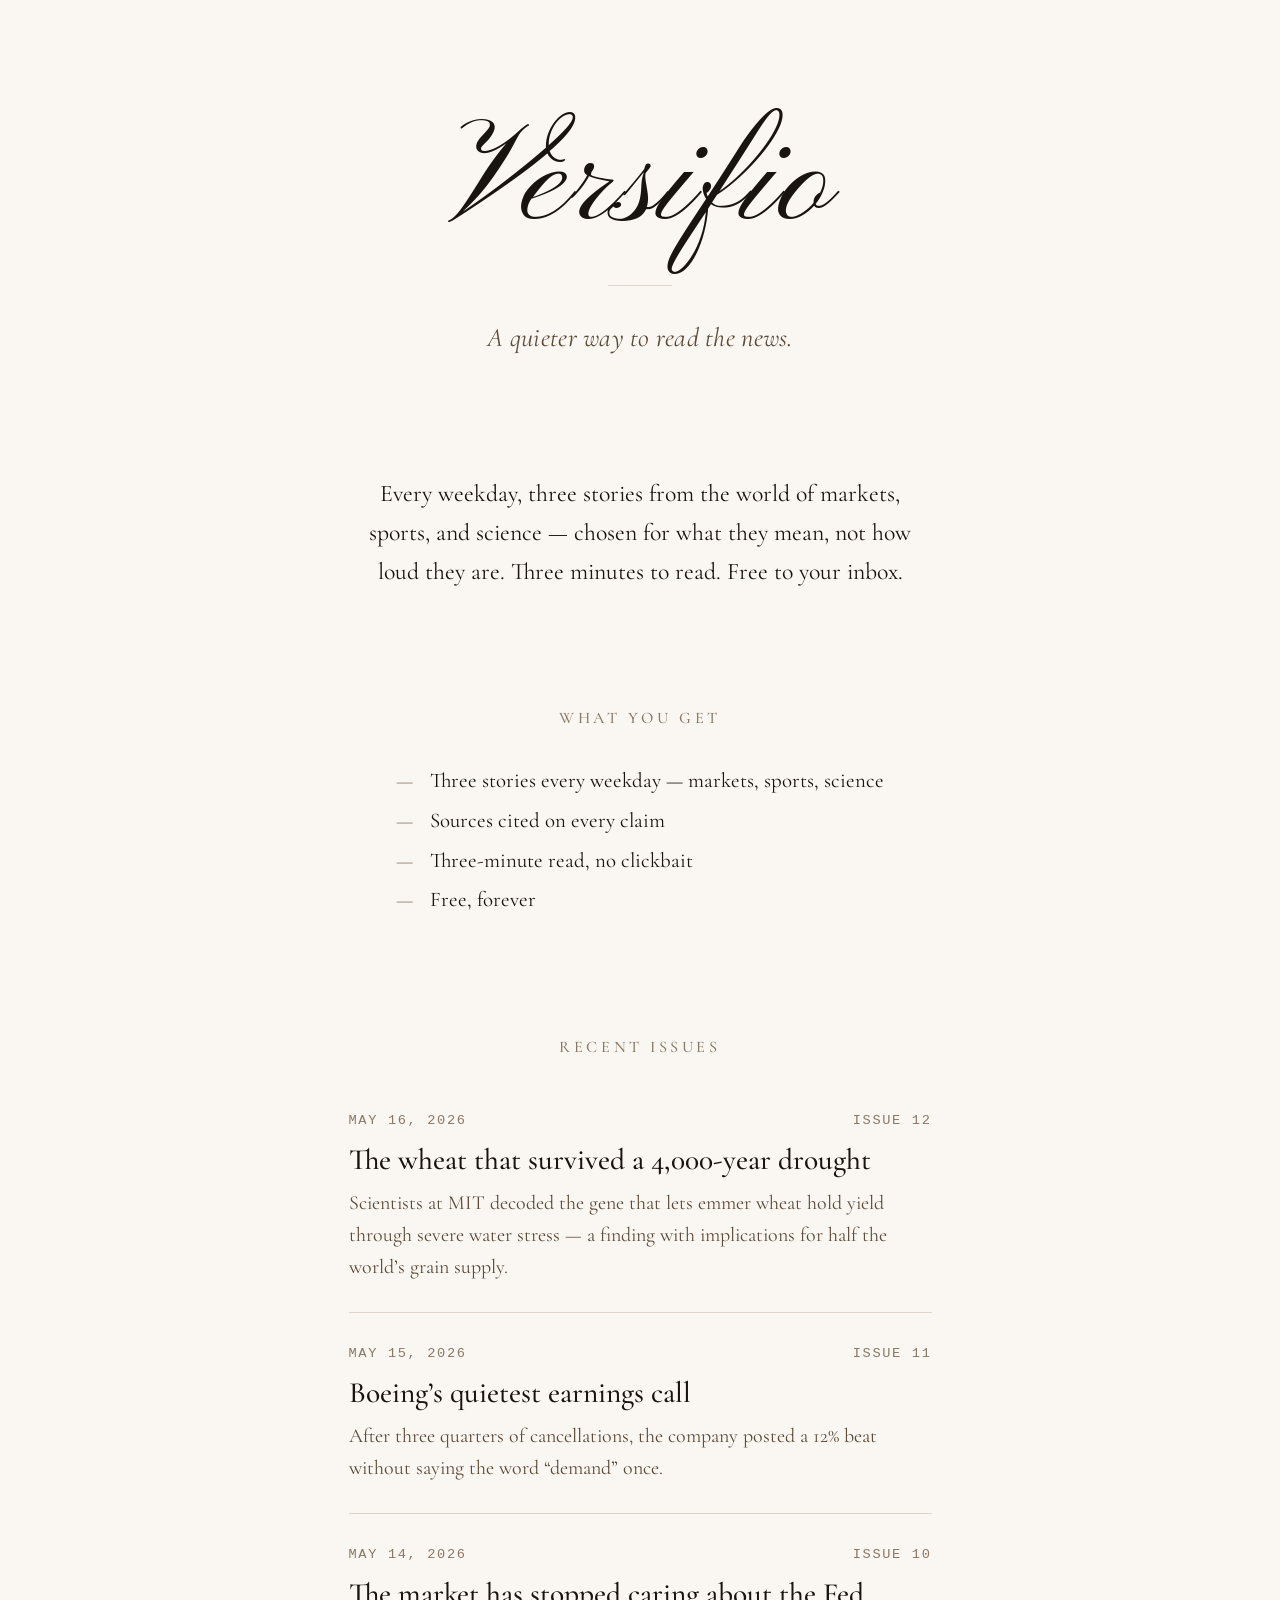
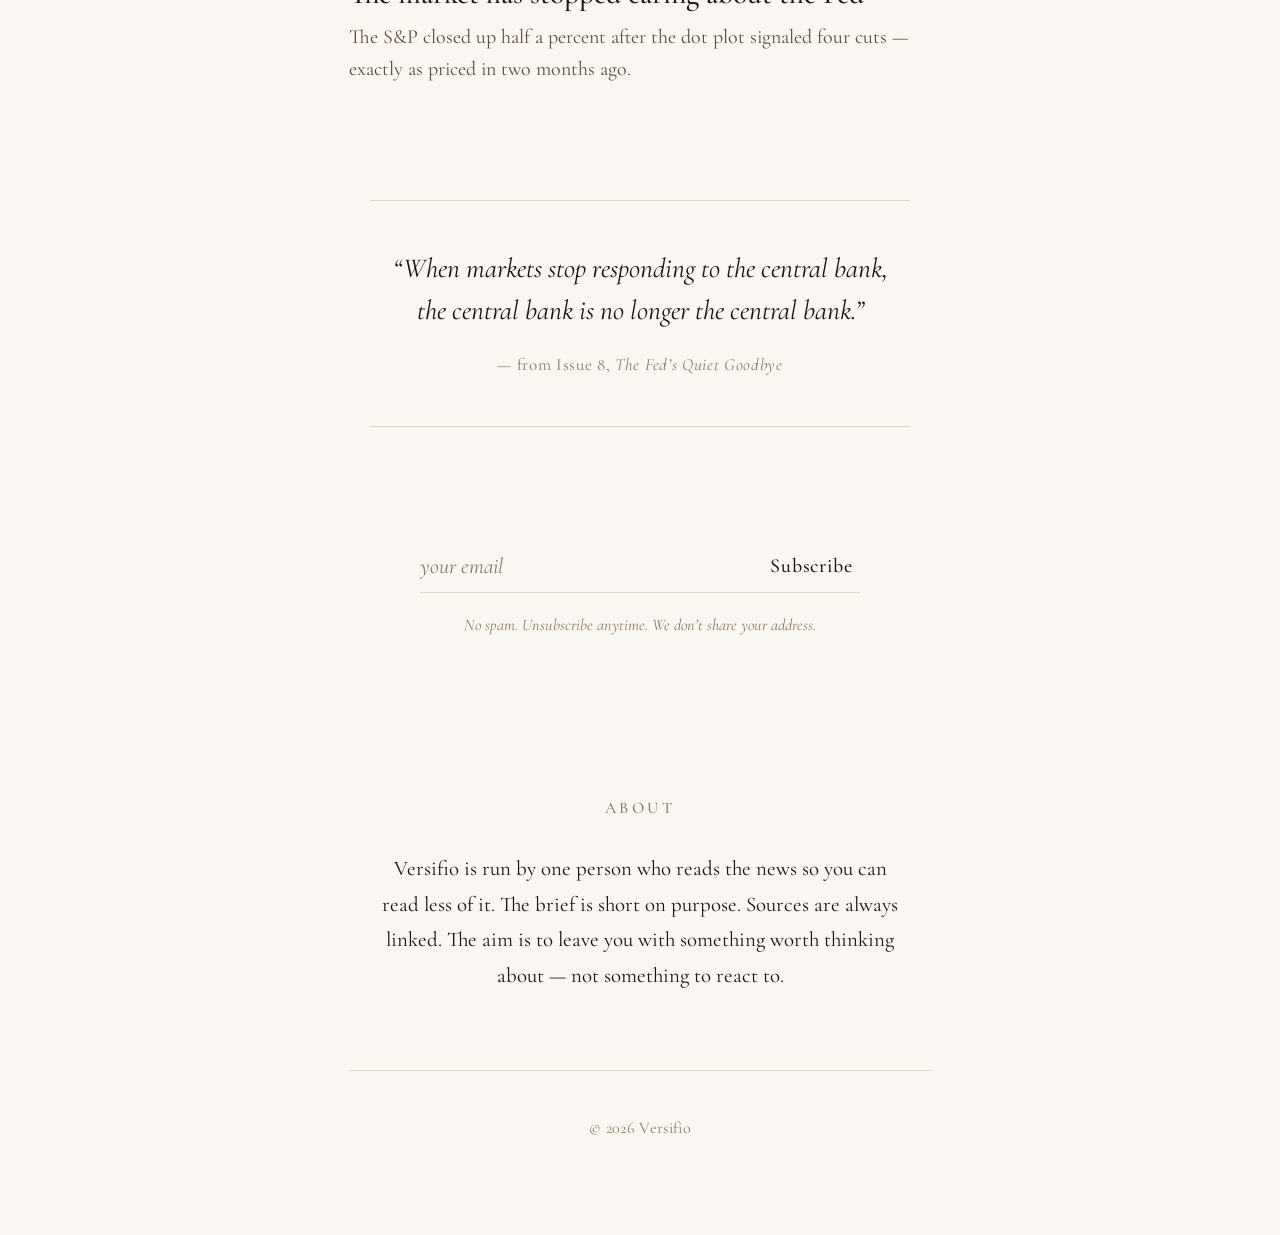
<file: index.html>
<!DOCTYPE html>
<html lang="en">
<head>
  <meta charset="UTF-8" />
  <meta name="viewport" content="width=device-width, initial-scale=1.0" />
  <title>Versifio</title>
  <meta name="description" content="A daily brief on the stories shaping markets, sports, and science. Quiet, considered, and built to be read in three minutes." />
  <link rel="preconnect" href="https://fonts.googleapis.com" />
  <link rel="preconnect" href="https://fonts.gstatic.com" crossorigin />
  <link href="https://fonts.googleapis.com/css2?family=Pinyon+Script&family=Cormorant+Garamond:ital,wght@0,400;0,500;0,600;1,400&display=swap" rel="stylesheet" />
  <link rel="stylesheet" href="assets/css/main.css" />
</head>
<body>
  <main class="page">

    <!-- ─── Hero ──────────────────────────────────────────────── -->
    <section class="hero">
      <h1 class="wordmark">Versifio</h1>
      <div class="rule"></div>
      <p class="tagline">A quieter way to read the news.</p>
    </section>

    <!-- ─── Promise ───────────────────────────────────────────── -->
    <section class="promise reveal">
      <p>
        Every weekday, three stories from the world of markets, sports,
        and science &mdash; chosen for what they mean, not how loud they
        are. Three minutes to read. Free to your inbox.
      </p>
    </section>

    <!-- ─── What you get ──────────────────────────────────────── -->
    <section class="bullets reveal">
      <h2 class="section-title">What you get</h2>
      <ul class="bullets-list">
        <li>Three stories every weekday &mdash; markets, sports, science</li>
        <li>Sources cited on every claim</li>
        <li>Three-minute read, no clickbait</li>
        <li>Free, forever</li>
      </ul>
    </section>

    <!-- ─── Recent issues ─────────────────────────────────────── -->
    <section class="issues reveal">
      <h2 class="section-title">Recent issues</h2>

      <article class="issue">
        <div class="issue-meta">
          <span class="issue-date">May 16, 2026</span>
          <span class="issue-num">Issue 12</span>
        </div>
        <h3 class="issue-title">The wheat that survived a 4,000-year drought</h3>
        <p class="issue-summary">
          Scientists at MIT decoded the gene that lets emmer wheat hold
          yield through severe water stress &mdash; a finding with
          implications for half the world&rsquo;s grain supply.
        </p>
      </article>

      <article class="issue">
        <div class="issue-meta">
          <span class="issue-date">May 15, 2026</span>
          <span class="issue-num">Issue 11</span>
        </div>
        <h3 class="issue-title">Boeing&rsquo;s quietest earnings call</h3>
        <p class="issue-summary">
          After three quarters of cancellations, the company posted a
          12% beat without saying the word &ldquo;demand&rdquo; once.
        </p>
      </article>

      <article class="issue">
        <div class="issue-meta">
          <span class="issue-date">May 14, 2026</span>
          <span class="issue-num">Issue 10</span>
        </div>
        <h3 class="issue-title">The market has stopped caring about the Fed</h3>
        <p class="issue-summary">
          The S&amp;P closed up half a percent after the dot plot
          signaled four cuts &mdash; exactly as priced in two months ago.
        </p>
      </article>
    </section>

    <!-- ─── Pull quote ────────────────────────────────────────── -->
    <section class="pullquote reveal">
      <blockquote>
        <p>
          &ldquo;When markets stop responding to the central bank, the
          central bank is no longer the central bank.&rdquo;
        </p>
        <cite>&mdash; from Issue 8, <em>The Fed&rsquo;s Quiet Goodbye</em></cite>
      </blockquote>
    </section>

    <!-- ─── Signup ────────────────────────────────────────────── -->
    <section class="signup reveal">
      <form id="signup-form" class="signup-form" novalidate>
        <label for="email" class="visually-hidden">Email address</label>
        <input
          type="email"
          id="email"
          name="email"
          placeholder="your email"
          autocomplete="email"
          required
        />
        <button type="submit">Subscribe</button>
      </form>
      <p class="signup-note">
        No spam. Unsubscribe anytime. We don&rsquo;t share your address.
      </p>
      <p id="signup-feedback" class="signup-feedback" role="status" aria-live="polite"></p>
    </section>

    <!-- ─── About ─────────────────────────────────────────────── -->
    <section class="about reveal">
      <h2 class="section-title">About</h2>
      <p>
        Versifio is run by one person who reads the news so you can
        read less of it. The brief is short on purpose. Sources are
        always linked. The aim is to leave you with something worth
        thinking about &mdash; not something to react to.
      </p>
    </section>

    <!-- ─── Footer ────────────────────────────────────────────── -->
    <footer class="footer">
      <p>&copy; 2026 Versifio</p>
    </footer>

  </main>

  <script src="assets/js/main.js" defer></script>
</body>
</html>
</file>
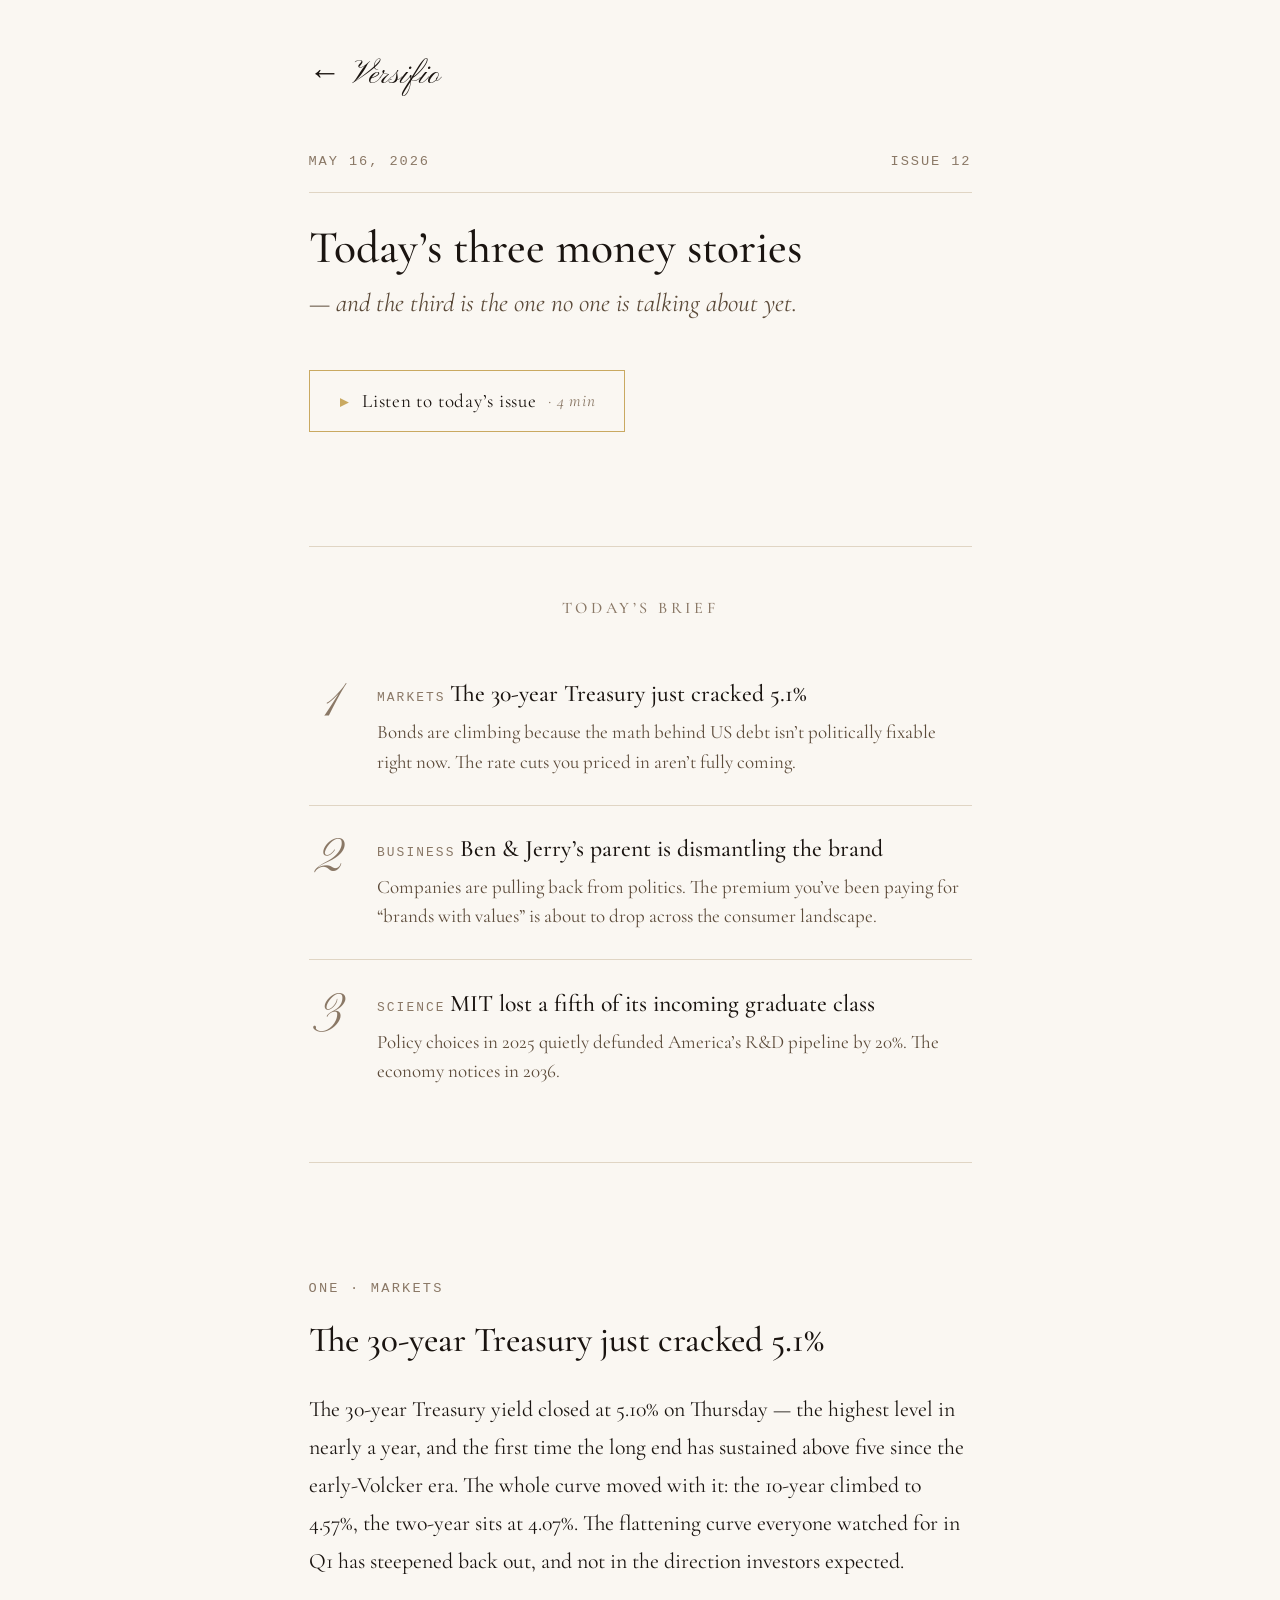
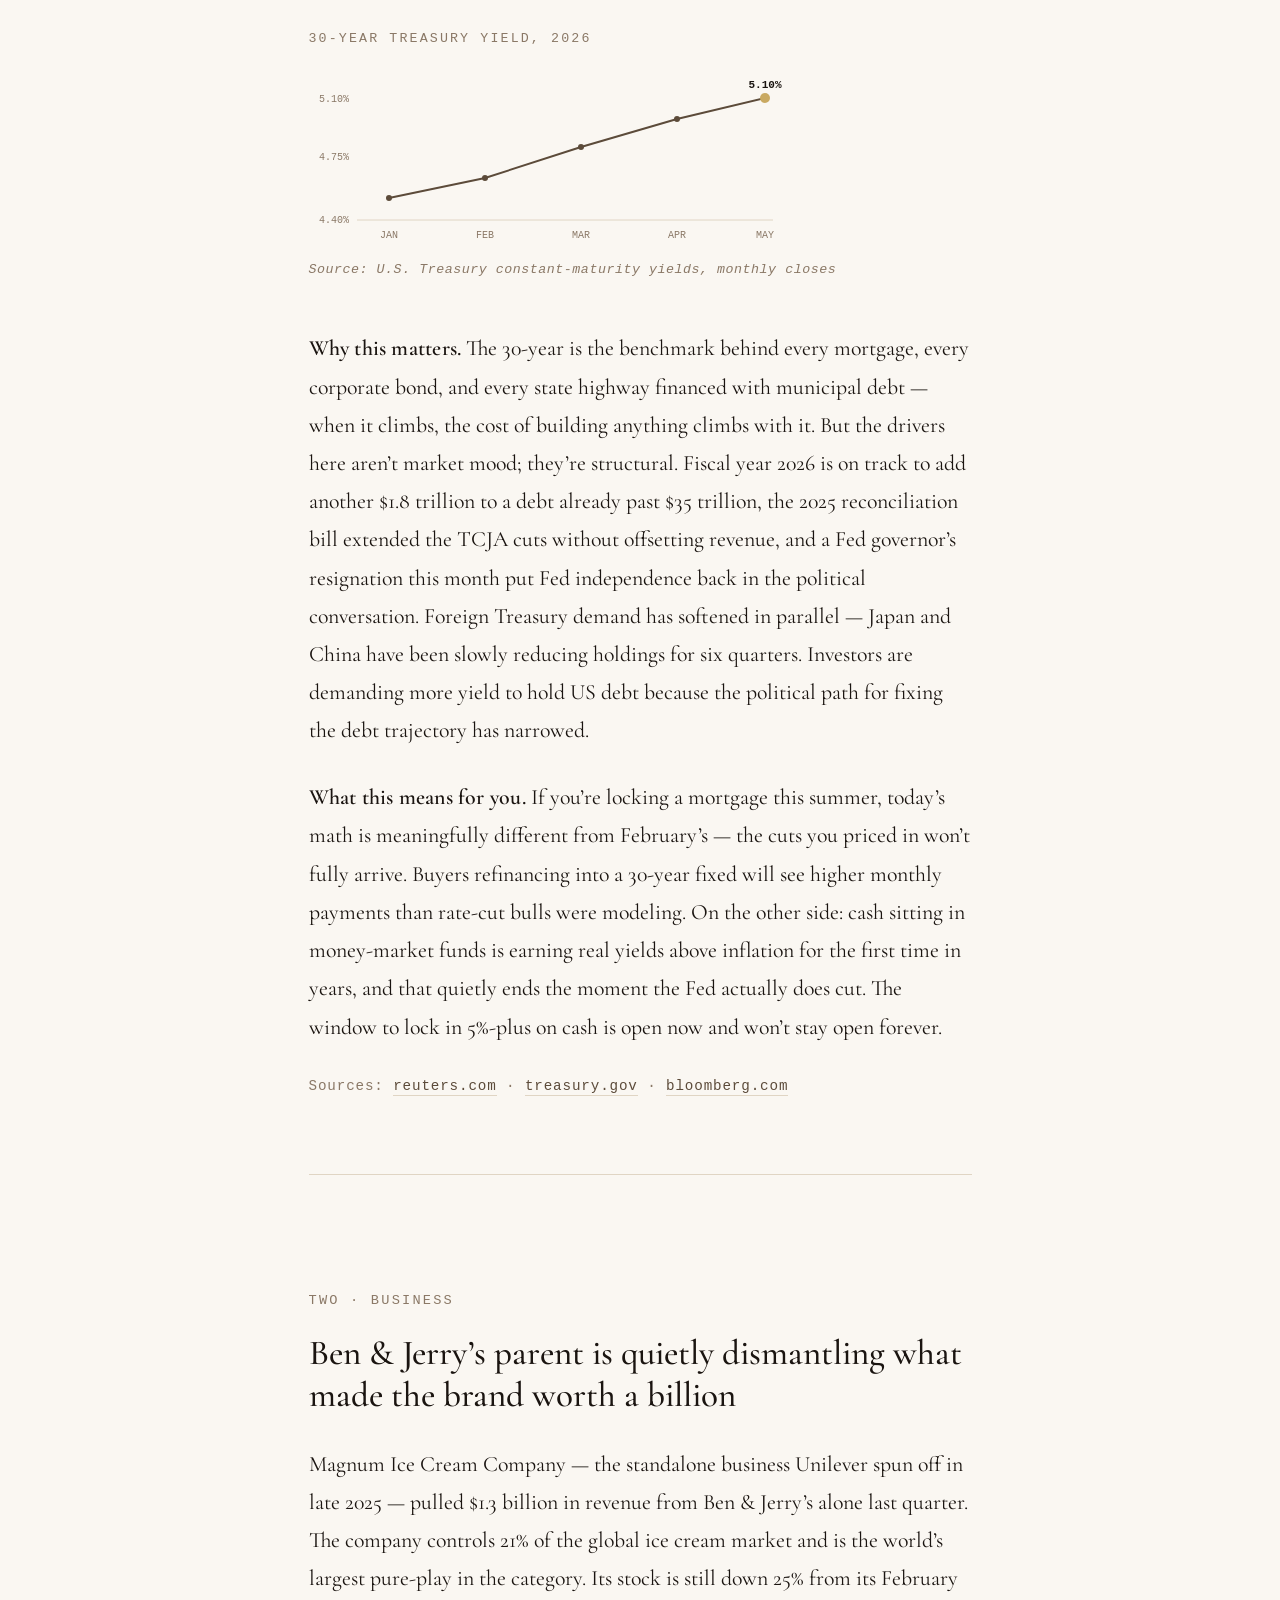
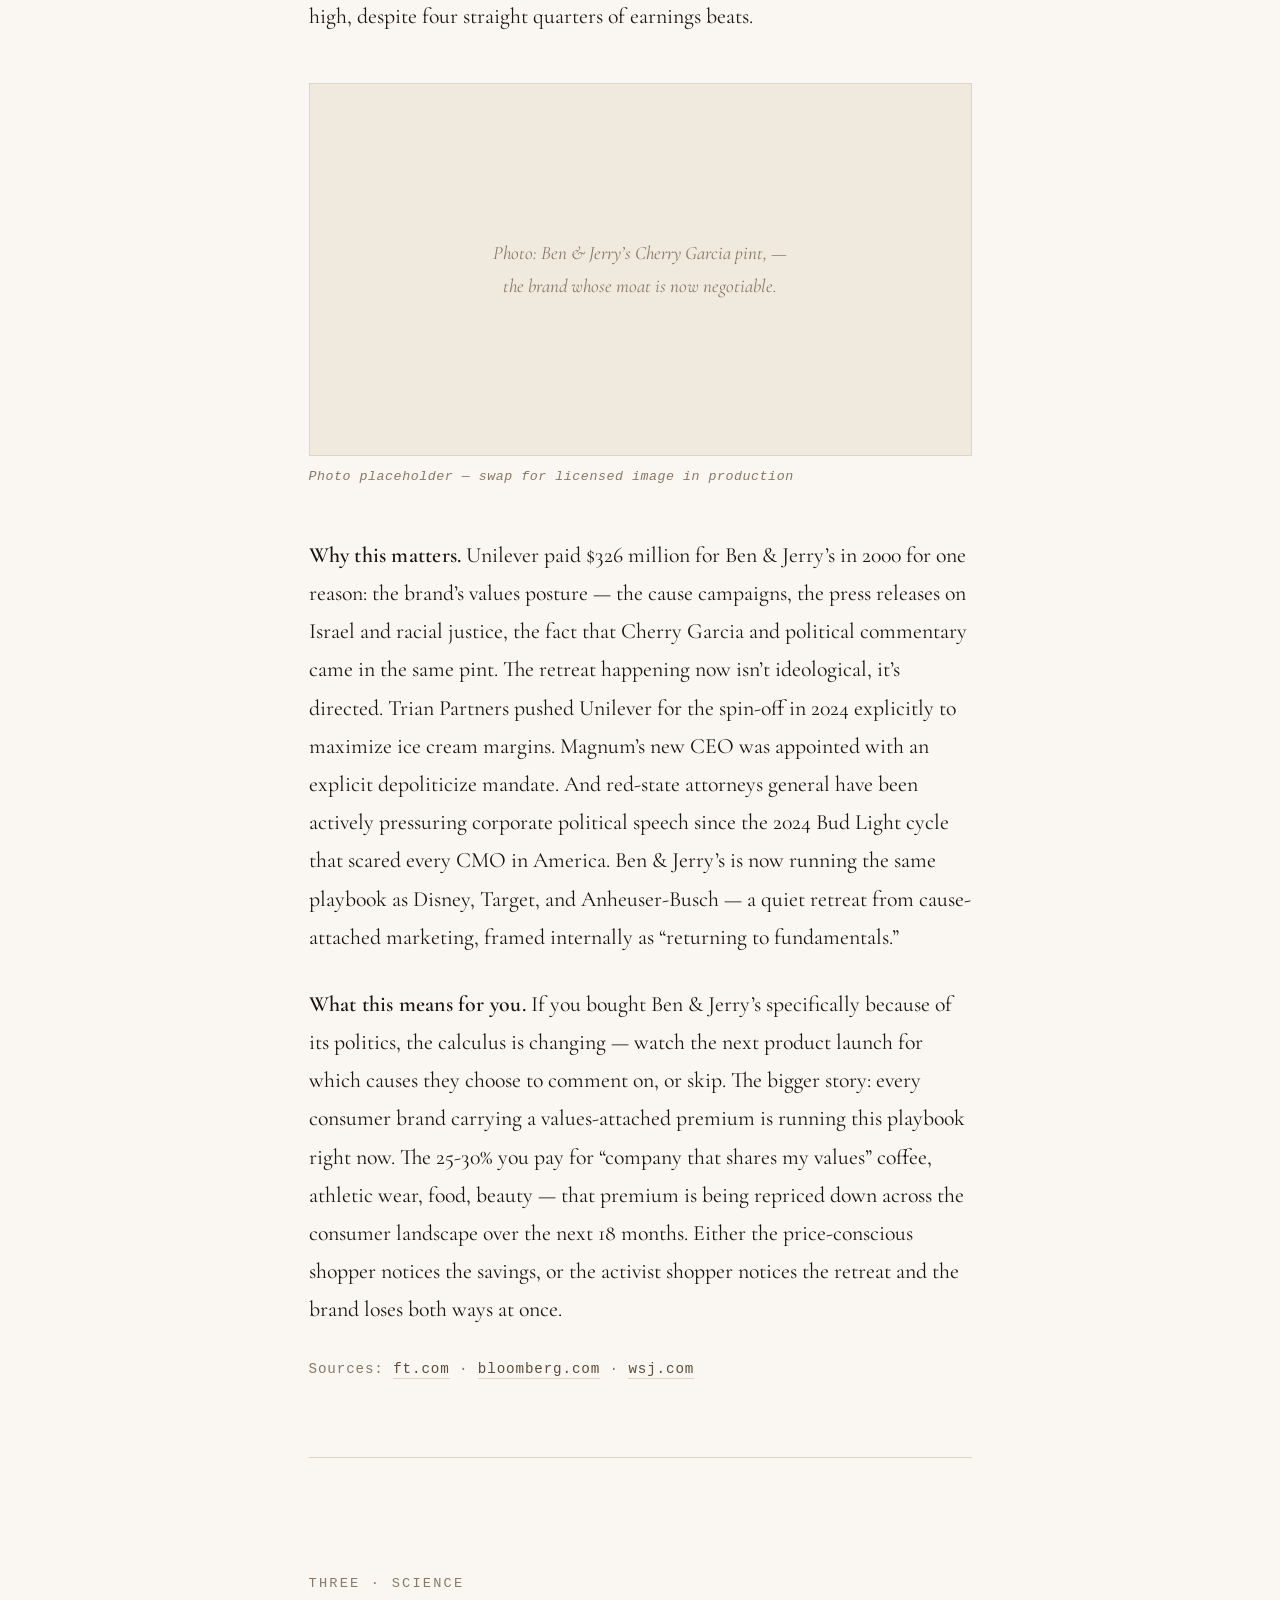
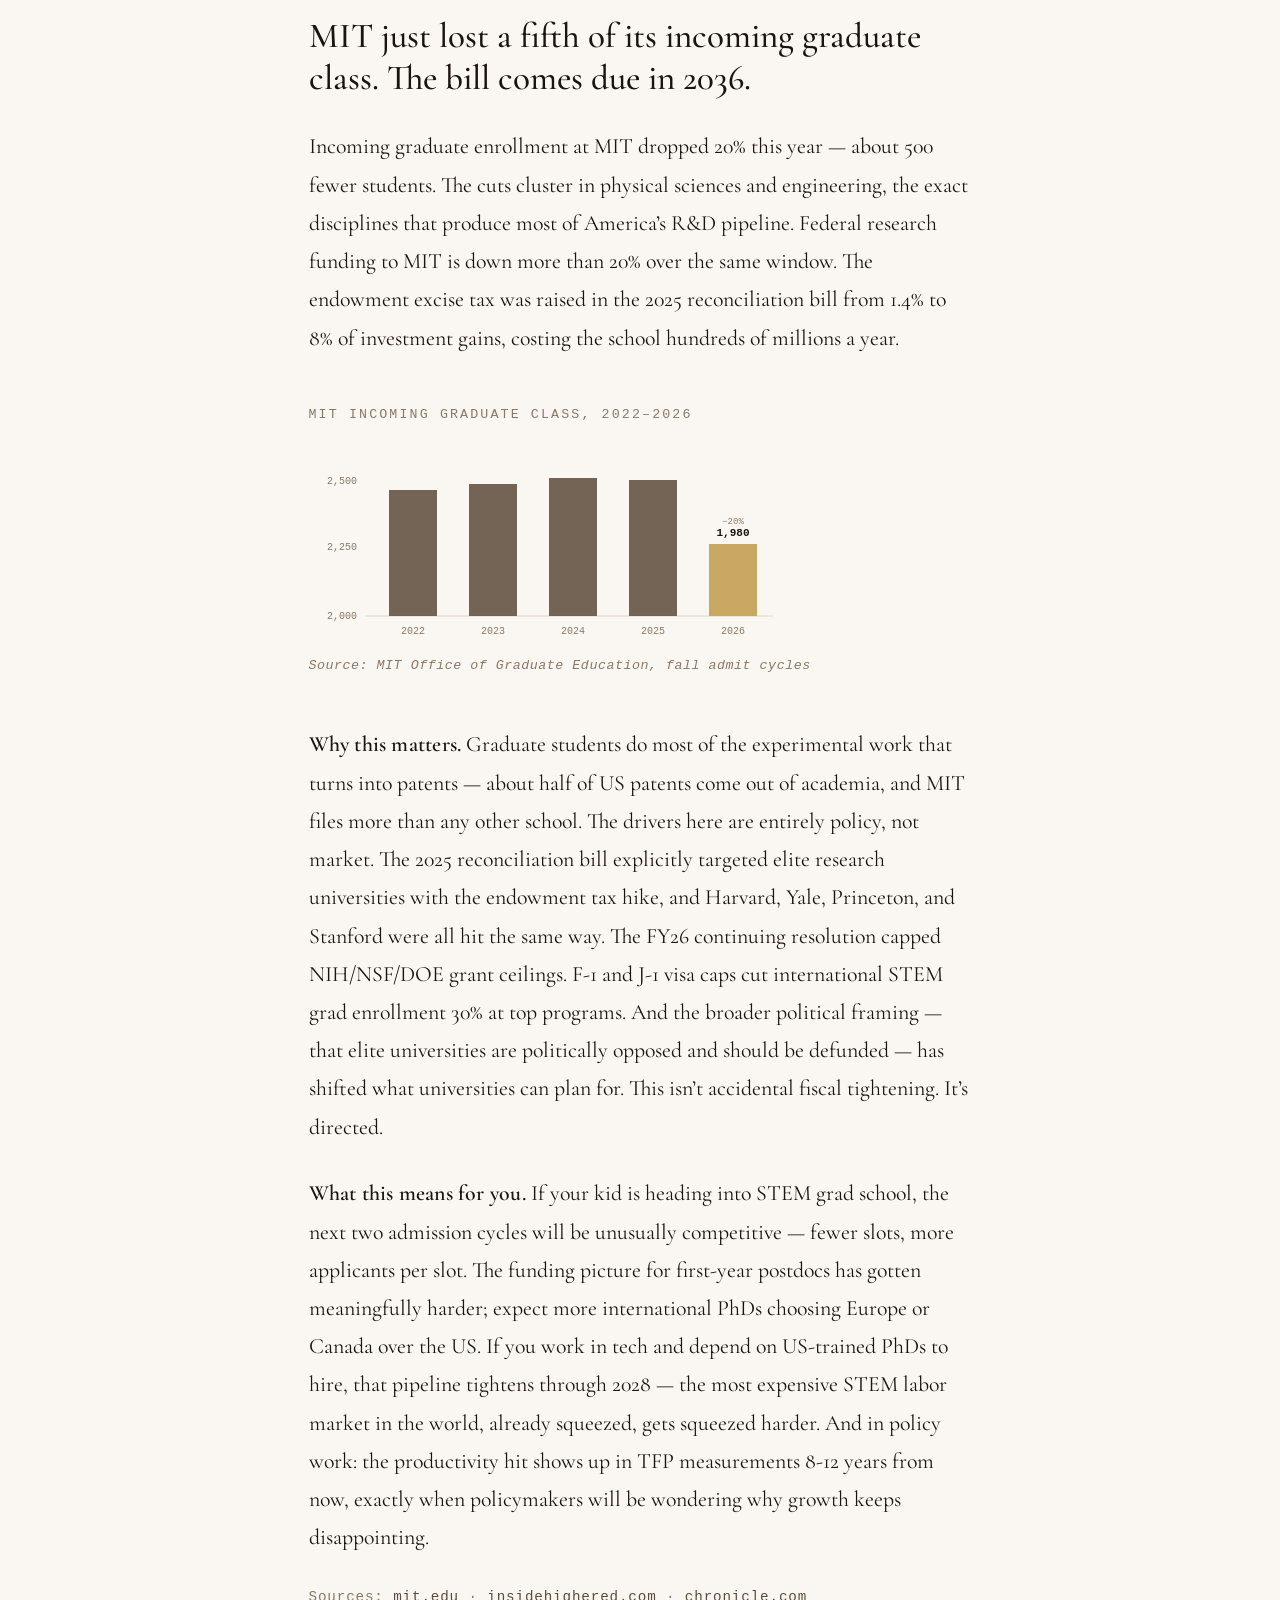
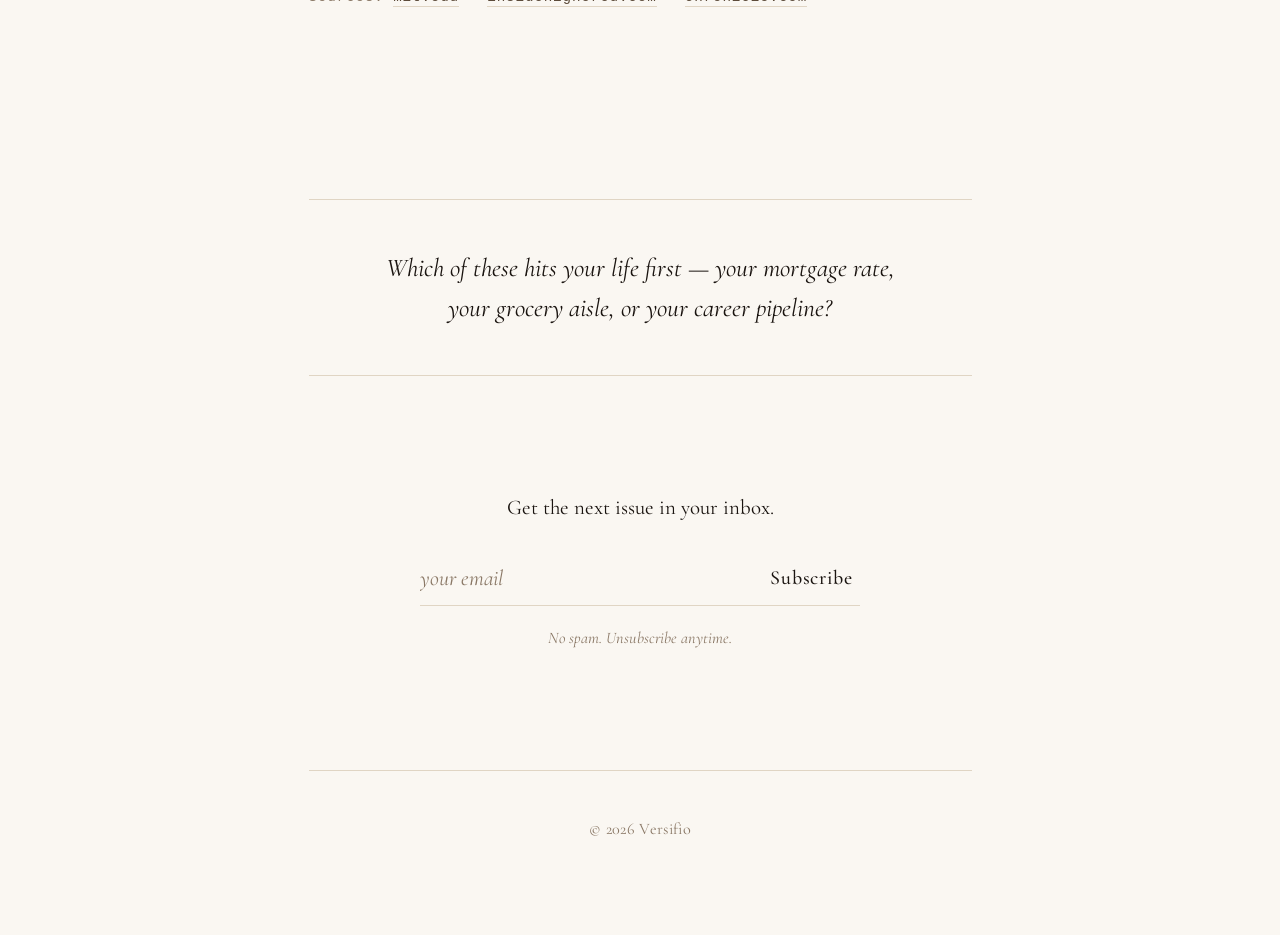
<file: issue-12.html>
<!DOCTYPE html>
<html lang="en">
<head>
  <meta charset="UTF-8" />
  <meta name="viewport" content="width=device-width, initial-scale=1.0" />
  <title>Issue 12 · Versifio</title>
  <meta name="description" content="The 30-year Treasury cracks 5.1%, Ben & Jerry's parent dismantles the brand's moat, and MIT loses a fifth of its incoming graduate class." />
  <link rel="preconnect" href="https://fonts.googleapis.com" />
  <link rel="preconnect" href="https://fonts.gstatic.com" crossorigin />
  <link href="https://fonts.googleapis.com/css2?family=Pinyon+Script&family=Cormorant+Garamond:ital,wght@0,400;0,500;0,600;1,400&display=swap" rel="stylesheet" />
  <link rel="stylesheet" href="assets/css/main.css" />
</head>
<body>
  <main class="issue-page">

    <!-- ─── Issue header ─────────────────────────────────────── -->
    <header class="issue-header">
      <a href="index.html" class="back-link">&larr; Versifio</a>
      <div class="issue-stamp">
        <span>May 16, 2026</span>
        <span>Issue 12</span>
      </div>

      <h1 class="issue-headline">Today&rsquo;s three money stories</h1>
      <p class="issue-lede">
        &mdash; and the third is the one no one is talking about yet.
      </p>

      <a href="audio/issue-12.mp3" class="listen-button">
        <span class="listen-icon">&#9654;</span>
        <span class="listen-text">Listen to today&rsquo;s issue</span>
        <span class="listen-meta">&middot; 4 min</span>
      </a>
    </header>

    <!-- ─── Today's brief / ELI5 / TLDR ──────────────────────── -->
    <section class="tldr reveal">
      <h2 class="section-title">Today&rsquo;s brief</h2>
      <ol class="tldr-list">
        <li class="tldr-li">
          <a href="#story-1" class="tldr-item">
            <span class="tldr-num">1</span>
            <div class="tldr-body">
              <span class="tldr-meta">Markets</span>
              <h3 class="tldr-headline">The 30-year Treasury just cracked 5.1%</h3>
              <p class="tldr-desc">Bonds are climbing because the math behind US debt isn&rsquo;t politically fixable right now. The rate cuts you priced in aren&rsquo;t fully coming.</p>
            </div>
          </a>
        </li>
        <li class="tldr-li">
          <a href="#story-2" class="tldr-item">
            <span class="tldr-num">2</span>
            <div class="tldr-body">
              <span class="tldr-meta">Business</span>
              <h3 class="tldr-headline">Ben &amp; Jerry&rsquo;s parent is dismantling the brand</h3>
              <p class="tldr-desc">Companies are pulling back from politics. The premium you&rsquo;ve been paying for &ldquo;brands with values&rdquo; is about to drop across the consumer landscape.</p>
            </div>
          </a>
        </li>
        <li class="tldr-li">
          <a href="#story-3" class="tldr-item">
            <span class="tldr-num">3</span>
            <div class="tldr-body">
              <span class="tldr-meta">Science</span>
              <h3 class="tldr-headline">MIT lost a fifth of its incoming graduate class</h3>
              <p class="tldr-desc">Policy choices in 2025 quietly defunded America&rsquo;s R&amp;D pipeline by 20%. The economy notices in 2036.</p>
            </div>
          </a>
        </li>
      </ol>
    </section>

    <!-- ============ STORY 1 ============ -->
    <article id="story-1" class="story reveal">
      <div class="story-eyebrow">One &middot; Markets</div>
      <h2 class="story-title">The 30-year Treasury just cracked 5.1%</h2>

      <p class="story-body">
        The 30-year Treasury yield closed at 5.10% on Thursday &mdash;
        the highest level in nearly a year, and the first time the
        long end has sustained above five since the early-Volcker
        era. The whole curve moved with it: the 10-year climbed to
        4.57%, the two-year sits at 4.07%. The flattening curve
        everyone watched for in Q1 has steepened back out, and not in
        the direction investors expected.
      </p>

      <figure class="story-chart">
        <figcaption class="chart-eyebrow">30-year Treasury yield, 2026</figcaption>
        <svg viewBox="0 0 480 180" xmlns="http://www.w3.org/2000/svg" class="chart-svg" aria-label="30-year Treasury yield from January 2026 to May 2026, climbing from 4.45% to 5.10%.">
          <!-- y-axis baseline -->
          <line x1="48" y1="150" x2="464" y2="150" stroke="#E0D5C4" stroke-width="1"/>
          <!-- y-axis labels -->
          <text x="40" y="32"  text-anchor="end" fill="#8A7866" font-family="ui-monospace,monospace" font-size="10">5.10%</text>
          <text x="40" y="90"  text-anchor="end" fill="#8A7866" font-family="ui-monospace,monospace" font-size="10">4.75%</text>
          <text x="40" y="153" text-anchor="end" fill="#8A7866" font-family="ui-monospace,monospace" font-size="10">4.40%</text>
          <!-- data line — 5 monthly closes -->
          <polyline points="80,128 176,108 272,77 368,49 456,28"
                    fill="none" stroke="#5C4B3A" stroke-width="2"/>
          <!-- dot at each data point -->
          <circle cx="80"  cy="128" r="3" fill="#5C4B3A"/>
          <circle cx="176" cy="108" r="3" fill="#5C4B3A"/>
          <circle cx="272" cy="77"  r="3" fill="#5C4B3A"/>
          <circle cx="368" cy="49"  r="3" fill="#5C4B3A"/>
          <!-- last point highlighted in accent -->
          <circle cx="456" cy="28" r="5" fill="#C9A961"/>
          <text x="456" y="18" text-anchor="middle" fill="#1A1410" font-family="ui-monospace,monospace" font-size="11" font-weight="600">5.10%</text>
          <!-- x-axis labels -->
          <text x="80"  y="168" text-anchor="middle" fill="#8A7866" font-family="ui-monospace,monospace" font-size="10">JAN</text>
          <text x="176" y="168" text-anchor="middle" fill="#8A7866" font-family="ui-monospace,monospace" font-size="10">FEB</text>
          <text x="272" y="168" text-anchor="middle" fill="#8A7866" font-family="ui-monospace,monospace" font-size="10">MAR</text>
          <text x="368" y="168" text-anchor="middle" fill="#8A7866" font-family="ui-monospace,monospace" font-size="10">APR</text>
          <text x="456" y="168" text-anchor="middle" fill="#8A7866" font-family="ui-monospace,monospace" font-size="10">MAY</text>
        </svg>
        <figcaption class="chart-source">Source: U.S. Treasury constant-maturity yields, monthly closes</figcaption>
      </figure>

      <p class="story-body">
        <strong>Why this matters.</strong> The 30-year is the benchmark
        behind every mortgage, every corporate bond, and every state
        highway financed with municipal debt &mdash; when it climbs,
        the cost of building anything climbs with it. But the drivers
        here aren&rsquo;t market mood; they&rsquo;re structural.
        Fiscal year 2026 is on track to add another $1.8 trillion to
        a debt already past $35 trillion, the 2025 reconciliation
        bill extended the TCJA cuts without offsetting revenue, and
        a Fed governor&rsquo;s resignation this month put Fed
        independence back in the political conversation. Foreign
        Treasury demand has softened in parallel &mdash; Japan and
        China have been slowly reducing holdings for six quarters.
        Investors are demanding more yield to hold US debt because
        the political path for fixing the debt trajectory has
        narrowed.
      </p>

      <p class="story-body">
        <strong>What this means for you.</strong> If you&rsquo;re
        locking a mortgage this summer, today&rsquo;s math is
        meaningfully different from February&rsquo;s &mdash; the cuts
        you priced in won&rsquo;t fully arrive. Buyers refinancing
        into a 30-year fixed will see higher monthly payments than
        rate-cut bulls were modeling. On the other side: cash sitting
        in money-market funds is earning real yields above inflation
        for the first time in years, and that quietly ends the moment
        the Fed actually does cut. The window to lock in 5%-plus on
        cash is open now and won&rsquo;t stay open forever.
      </p>

      <p class="story-sources">Sources: <a href="#">reuters.com</a> &middot; <a href="#">treasury.gov</a> &middot; <a href="#">bloomberg.com</a></p>
    </article>

    <!-- ============ STORY 2 ============ -->
    <article id="story-2" class="story reveal">
      <div class="story-eyebrow">Two &middot; Business</div>
      <h2 class="story-title">Ben &amp; Jerry&rsquo;s parent is quietly dismantling what made the brand worth a billion</h2>

      <p class="story-body">
        Magnum Ice Cream Company &mdash; the standalone business
        Unilever spun off in late 2025 &mdash; pulled $1.3 billion in
        revenue from Ben &amp; Jerry&rsquo;s alone last quarter. The
        company controls 21% of the global ice cream market and is
        the world&rsquo;s largest pure-play in the category. Its
        stock is still down 25% from its February high, despite four
        straight quarters of earnings beats.
      </p>

      <figure class="story-photo">
        <div class="photo-placeholder">
          <span>Photo: Ben &amp; Jerry&rsquo;s Cherry Garcia pint, &mdash;<br/>
          the brand whose moat is now negotiable.</span>
        </div>
        <figcaption class="chart-source">Photo placeholder &mdash; swap for licensed image in production</figcaption>
      </figure>

      <p class="story-body">
        <strong>Why this matters.</strong> Unilever paid $326 million
        for Ben &amp; Jerry&rsquo;s in 2000 for one reason: the
        brand&rsquo;s values posture &mdash; the cause campaigns, the
        press releases on Israel and racial justice, the fact that
        Cherry Garcia and political commentary came in the same pint.
        The retreat happening now isn&rsquo;t ideological, it&rsquo;s
        directed. Trian Partners pushed Unilever for the spin-off in
        2024 explicitly to maximize ice cream margins. Magnum&rsquo;s
        new CEO was appointed with an explicit depoliticize mandate.
        And red-state attorneys general have been actively pressuring
        corporate political speech since the 2024 Bud Light cycle that
        scared every CMO in America. Ben &amp; Jerry&rsquo;s is now
        running the same playbook as Disney, Target, and
        Anheuser-Busch &mdash; a quiet retreat from cause-attached
        marketing, framed internally as &ldquo;returning to
        fundamentals.&rdquo;
      </p>

      <p class="story-body">
        <strong>What this means for you.</strong> If you bought Ben
        &amp; Jerry&rsquo;s specifically because of its politics, the
        calculus is changing &mdash; watch the next product launch
        for which causes they choose to comment on, or skip. The
        bigger story: every consumer brand carrying a values-attached
        premium is running this playbook right now. The 25-30% you
        pay for &ldquo;company that shares my values&rdquo; coffee,
        athletic wear, food, beauty &mdash; that premium is being
        repriced down across the consumer landscape over the next 18
        months. Either the price-conscious shopper notices the
        savings, or the activist shopper notices the retreat and the
        brand loses both ways at once.
      </p>

      <p class="story-sources">Sources: <a href="#">ft.com</a> &middot; <a href="#">bloomberg.com</a> &middot; <a href="#">wsj.com</a></p>
    </article>

    <!-- ============ STORY 3 ============ -->
    <article id="story-3" class="story reveal">
      <div class="story-eyebrow">Three &middot; Science</div>
      <h2 class="story-title">MIT just lost a fifth of its incoming graduate class. The bill comes due in 2036.</h2>

      <p class="story-body">
        Incoming graduate enrollment at MIT dropped 20% this year
        &mdash; about 500 fewer students. The cuts cluster in
        physical sciences and engineering, the exact disciplines that
        produce most of America&rsquo;s R&amp;D pipeline. Federal
        research funding to MIT is down more than 20% over the same
        window. The endowment excise tax was raised in the 2025
        reconciliation bill from 1.4% to 8% of investment gains,
        costing the school hundreds of millions a year.
      </p>

      <figure class="story-chart">
        <figcaption class="chart-eyebrow">MIT incoming graduate class, 2022&ndash;2026</figcaption>
        <svg viewBox="0 0 480 200" xmlns="http://www.w3.org/2000/svg" class="chart-svg" aria-label="MIT incoming graduate class from 2022 to 2026, holding around 2,500 students until a sharp drop to roughly 2,000 in 2026.">
          <!-- y-axis baseline -->
          <line x1="56" y1="170" x2="464" y2="170" stroke="#E0D5C4" stroke-width="1"/>
          <!-- y-axis labels -->
          <text x="48" y="38"  text-anchor="end" fill="#8A7866" font-family="ui-monospace,monospace" font-size="10">2,500</text>
          <text x="48" y="104" text-anchor="end" fill="#8A7866" font-family="ui-monospace,monospace" font-size="10">2,250</text>
          <text x="48" y="173" text-anchor="end" fill="#8A7866" font-family="ui-monospace,monospace" font-size="10">2,000</text>
          <!-- Bars — 5 years, last is dramatically shorter -->
          <!-- 2022: 2400 -->
          <rect x="80"  y="44" width="48" height="126" fill="#5C4B3A" opacity="0.85"/>
          <!-- 2023: 2450 -->
          <rect x="160" y="38" width="48" height="132" fill="#5C4B3A" opacity="0.85"/>
          <!-- 2024: 2500 -->
          <rect x="240" y="32" width="48" height="138" fill="#5C4B3A" opacity="0.85"/>
          <!-- 2025: 2480 -->
          <rect x="320" y="34" width="48" height="136" fill="#5C4B3A" opacity="0.85"/>
          <!-- 2026: 1980 — highlighted -->
          <rect x="400" y="98" width="48" height="72" fill="#C9A961"/>
          <text x="424" y="90"  text-anchor="middle" fill="#1A1410" font-family="ui-monospace,monospace" font-size="11" font-weight="600">1,980</text>
          <text x="424" y="78"  text-anchor="middle" fill="#8A7866" font-family="ui-monospace,monospace" font-size="9">&minus;20%</text>
          <!-- x-axis labels -->
          <text x="104" y="188" text-anchor="middle" fill="#8A7866" font-family="ui-monospace,monospace" font-size="10">2022</text>
          <text x="184" y="188" text-anchor="middle" fill="#8A7866" font-family="ui-monospace,monospace" font-size="10">2023</text>
          <text x="264" y="188" text-anchor="middle" fill="#8A7866" font-family="ui-monospace,monospace" font-size="10">2024</text>
          <text x="344" y="188" text-anchor="middle" fill="#8A7866" font-family="ui-monospace,monospace" font-size="10">2025</text>
          <text x="424" y="188" text-anchor="middle" fill="#8A7866" font-family="ui-monospace,monospace" font-size="10">2026</text>
        </svg>
        <figcaption class="chart-source">Source: MIT Office of Graduate Education, fall admit cycles</figcaption>
      </figure>

      <p class="story-body">
        <strong>Why this matters.</strong> Graduate students do most
        of the experimental work that turns into patents &mdash;
        about half of US patents come out of academia, and MIT files
        more than any other school. The drivers here are entirely
        policy, not market. The 2025 reconciliation bill explicitly
        targeted elite research universities with the endowment tax
        hike, and Harvard, Yale, Princeton, and Stanford were all
        hit the same way. The FY26 continuing resolution capped
        NIH/NSF/DOE grant ceilings. F-1 and J-1 visa caps cut
        international STEM grad enrollment 30% at top programs. And
        the broader political framing &mdash; that elite universities
        are politically opposed and should be defunded &mdash; has
        shifted what universities can plan for. This isn&rsquo;t
        accidental fiscal tightening. It&rsquo;s directed.
      </p>

      <p class="story-body">
        <strong>What this means for you.</strong> If your kid is
        heading into STEM grad school, the next two admission cycles
        will be unusually competitive &mdash; fewer slots, more
        applicants per slot. The funding picture for first-year
        postdocs has gotten meaningfully harder; expect more
        international PhDs choosing Europe or Canada over the US. If
        you work in tech and depend on US-trained PhDs to hire, that
        pipeline tightens through 2028 &mdash; the most expensive
        STEM labor market in the world, already squeezed, gets
        squeezed harder. And in policy work: the productivity hit
        shows up in TFP measurements 8-12 years from now, exactly
        when policymakers will be wondering why growth keeps
        disappointing.
      </p>

      <p class="story-sources">Sources: <a href="#">mit.edu</a> &middot; <a href="#">insidehighered.com</a> &middot; <a href="#">chronicle.com</a></p>
    </article>

    <!-- ─── Kicker ───────────────────────────────────────────── -->
    <section class="kicker reveal">
      <p>
        Which of these hits your life first &mdash; your mortgage
        rate, your grocery aisle, or your career pipeline?
      </p>
    </section>

    <!-- ─── Signup CTA ───────────────────────────────────────── -->
    <section class="issue-signup reveal">
      <p class="cta-line">Get the next issue in your inbox.</p>
      <form id="signup-form" class="signup-form" novalidate>
        <label for="email" class="visually-hidden">Email address</label>
        <input type="email" id="email" name="email" placeholder="your email" autocomplete="email" required />
        <button type="submit">Subscribe</button>
      </form>
      <p class="signup-note">No spam. Unsubscribe anytime.</p>
      <p id="signup-feedback" class="signup-feedback" role="status" aria-live="polite"></p>
    </section>

    <footer class="footer">
      <p>&copy; 2026 Versifio</p>
    </footer>

  </main>

  <script src="assets/js/main.js" defer></script>
</body>
</html>
</file>
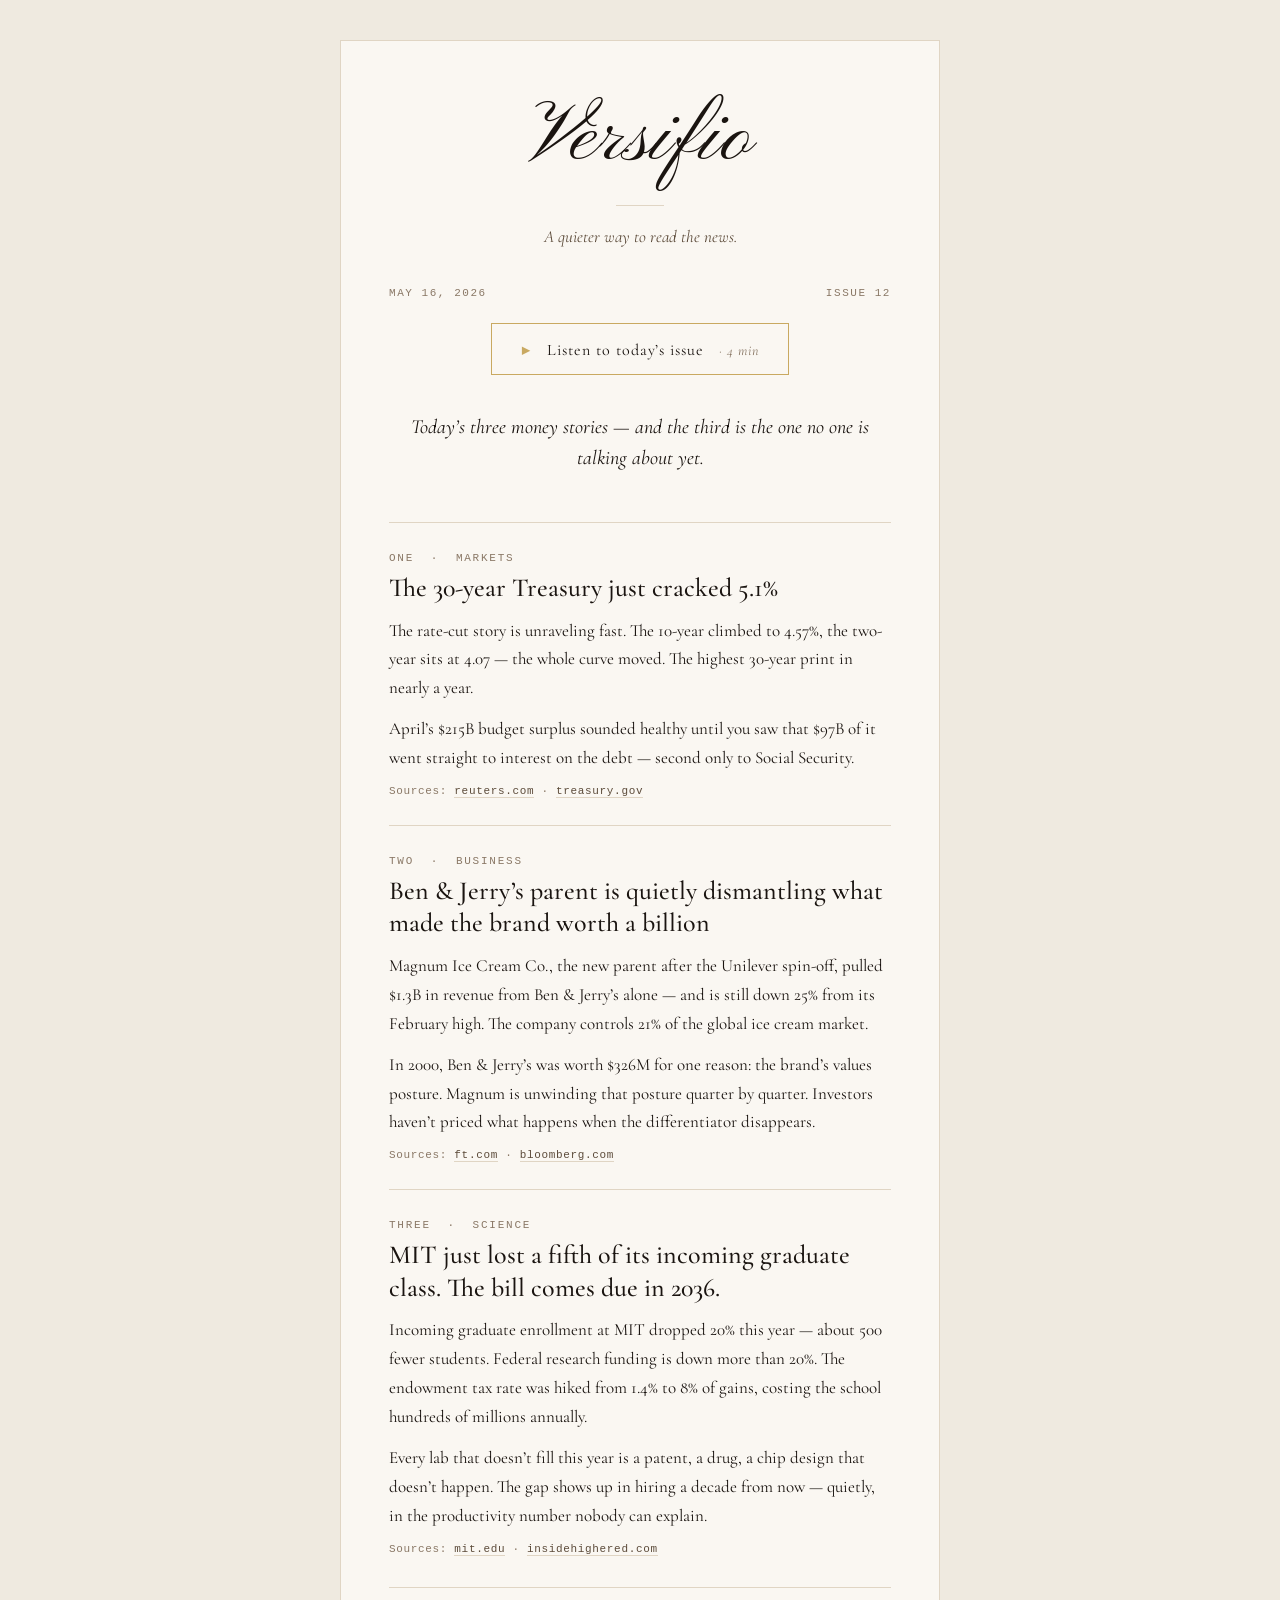
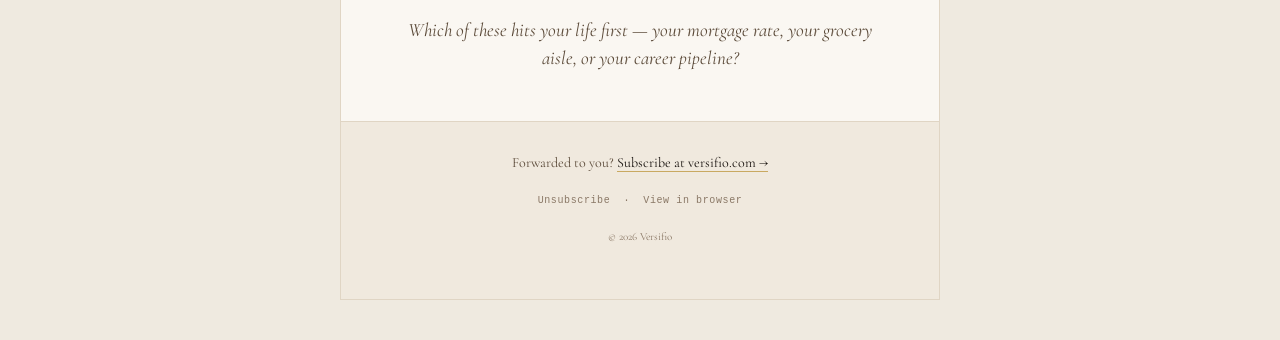
<file: previews/newsletter-2026-05-16.html>
<!DOCTYPE html>
<html lang="en">
<head>
<meta charset="UTF-8" />
<meta name="viewport" content="width=device-width, initial-scale=1.0" />
<title>Versifio · Issue 12 · May 16, 2026</title>
<!--
  Email mockup — what a Versifio subscriber would actually see in
  their inbox. Email-safe HTML: inline styles, table-based layout,
  600px max width. Web fonts loaded for the browser preview; in real
  email, the Pinyon Script wordmark would be a PNG image (Gmail
  strips Google Fonts), and the serif body would fall back to
  Georgia / Palatino / system serif. The fallback path is already
  declared in the font-family stacks below.
-->
<link href="https://fonts.googleapis.com/css2?family=Pinyon+Script&family=Cormorant+Garamond:ital,wght@0,400;0,500;0,600;1,400&display=swap" rel="stylesheet" />
</head>
<body style="margin:0;padding:0;background:#EFEAE0;font-family:'Cormorant Garamond',Georgia,'Palatino',serif;color:#1A1410;-webkit-font-smoothing:antialiased;">

<!-- Outer wrapper — beige page background -->
<table role="presentation" width="100%" cellpadding="0" cellspacing="0" border="0" style="background:#EFEAE0;padding:40px 16px;">
  <tr>
    <td align="center">

      <!-- Email container — 600px max width -->
      <table role="presentation" width="600" cellpadding="0" cellspacing="0" border="0" style="max-width:600px;background:#FAF7F2;border:1px solid #E0D5C4;">

        <!-- Header / wordmark -->
        <tr>
          <td align="center" style="padding:56px 32px 32px;">
            <div style="font-family:'Pinyon Script','Snell Roundhand',cursive;font-weight:400;font-size:84px;line-height:1;color:#1A1410;letter-spacing:0.01em;">Versifio</div>
            <div style="width:48px;height:1px;background:#E0D5C4;margin:24px auto 20px;"></div>
            <div style="font-family:'Cormorant Garamond',Georgia,serif;font-style:italic;font-size:17px;color:#5C4B3A;">A quieter way to read the news.</div>
          </td>
        </tr>

        <!-- Issue meta line -->
        <tr>
          <td style="padding:8px 48px 24px;">
            <table role="presentation" width="100%" cellpadding="0" cellspacing="0" border="0">
              <tr>
                <td align="left" style="font-family:'SF Mono',Consolas,'Courier New',monospace;font-size:11px;letter-spacing:0.14em;color:#8A7866;text-transform:uppercase;">May 16, 2026</td>
                <td align="right" style="font-family:'SF Mono',Consolas,'Courier New',monospace;font-size:11px;letter-spacing:0.14em;color:#8A7866;text-transform:uppercase;">Issue 12</td>
              </tr>
            </table>
          </td>
        </tr>

        <!-- Listen button (audio CTA) -->
        <tr>
          <td align="center" style="padding:0 48px 32px;">
            <a href="https://josh-max2.github.io/Versifio/audio/issue-12.mp3" style="display:inline-block;text-decoration:none;">
              <table role="presentation" cellpadding="0" cellspacing="0" border="0" style="background:#FAF7F2;border:1px solid #C9A961;">
                <tr>
                  <td style="padding:14px 28px;font-family:'Cormorant Garamond',Georgia,serif;font-size:16px;color:#1A1410;letter-spacing:0.06em;">
                    <span style="color:#C9A961;font-size:18px;">▶</span> &nbsp; Listen to today&rsquo;s issue &nbsp;
                    <span style="color:#8A7866;font-style:italic;font-size:14px;">· 4 min</span>
                  </td>
                </tr>
              </table>
            </a>
          </td>
        </tr>

        <!-- Lede -->
        <tr>
          <td style="padding:0 48px 16px;font-family:'Cormorant Garamond',Georgia,serif;font-size:20px;line-height:1.55;color:#1A1410;text-align:center;font-style:italic;">
            Today&rsquo;s three money stories &mdash; and the third is the one no one is talking about yet.
          </td>
        </tr>

        <!-- Section divider -->
        <tr><td style="padding:32px 48px 0;"><div style="border-top:1px solid #E0D5C4;height:1px;"></div></td></tr>

        <!-- ============ STORY 1 ============ -->
        <tr>
          <td style="padding:28px 48px 8px;">
            <div style="font-family:'SF Mono',Consolas,'Courier New',monospace;font-size:11px;letter-spacing:0.16em;color:#8A7866;text-transform:uppercase;">One &nbsp;·&nbsp; Markets</div>
          </td>
        </tr>
        <tr>
          <td style="padding:0 48px 12px;">
            <h2 style="font-family:'Cormorant Garamond',Georgia,serif;font-weight:500;font-size:26px;line-height:1.25;color:#1A1410;margin:0;">
              The 30-year Treasury just cracked 5.1%
            </h2>
          </td>
        </tr>
        <tr>
          <td style="padding:0 48px 12px;font-family:'Cormorant Garamond',Georgia,serif;font-size:17px;line-height:1.7;color:#1A1410;">
            <p style="margin:0 0 12px;">The rate-cut story is unraveling fast. The 10-year climbed to 4.57%, the two-year sits at 4.07 &mdash; the whole curve moved. The highest 30-year print in nearly a year.</p>
            <p style="margin:0;">April&rsquo;s $215B budget surplus sounded healthy until you saw that $97B of it went straight to interest on the debt &mdash; second only to Social Security.</p>
          </td>
        </tr>
        <tr>
          <td style="padding:0 48px 28px;font-family:'SF Mono',Consolas,'Courier New',monospace;font-size:11px;letter-spacing:0.06em;color:#8A7866;">
            Sources: <a href="#" style="color:#5C4B3A;text-decoration:none;border-bottom:1px solid #E0D5C4;">reuters.com</a> · <a href="#" style="color:#5C4B3A;text-decoration:none;border-bottom:1px solid #E0D5C4;">treasury.gov</a>
          </td>
        </tr>

        <tr><td style="padding:0 48px;"><div style="border-top:1px solid #E0D5C4;height:1px;"></div></td></tr>

        <!-- ============ STORY 2 ============ -->
        <tr>
          <td style="padding:28px 48px 8px;">
            <div style="font-family:'SF Mono',Consolas,'Courier New',monospace;font-size:11px;letter-spacing:0.16em;color:#8A7866;text-transform:uppercase;">Two &nbsp;·&nbsp; Business</div>
          </td>
        </tr>
        <tr>
          <td style="padding:0 48px 12px;">
            <h2 style="font-family:'Cormorant Garamond',Georgia,serif;font-weight:500;font-size:26px;line-height:1.25;color:#1A1410;margin:0;">
              Ben &amp; Jerry&rsquo;s parent is quietly dismantling what made the brand worth a billion
            </h2>
          </td>
        </tr>
        <tr>
          <td style="padding:0 48px 12px;font-family:'Cormorant Garamond',Georgia,serif;font-size:17px;line-height:1.7;color:#1A1410;">
            <p style="margin:0 0 12px;">Magnum Ice Cream Co., the new parent after the Unilever spin-off, pulled $1.3B in revenue from Ben &amp; Jerry&rsquo;s alone &mdash; and is still down 25% from its February high. The company controls 21% of the global ice cream market.</p>
            <p style="margin:0;">In 2000, Ben &amp; Jerry&rsquo;s was worth $326M for one reason: the brand&rsquo;s values posture. Magnum is unwinding that posture quarter by quarter. Investors haven&rsquo;t priced what happens when the differentiator disappears.</p>
          </td>
        </tr>
        <tr>
          <td style="padding:0 48px 28px;font-family:'SF Mono',Consolas,'Courier New',monospace;font-size:11px;letter-spacing:0.06em;color:#8A7866;">
            Sources: <a href="#" style="color:#5C4B3A;text-decoration:none;border-bottom:1px solid #E0D5C4;">ft.com</a> · <a href="#" style="color:#5C4B3A;text-decoration:none;border-bottom:1px solid #E0D5C4;">bloomberg.com</a>
          </td>
        </tr>

        <tr><td style="padding:0 48px;"><div style="border-top:1px solid #E0D5C4;height:1px;"></div></td></tr>

        <!-- ============ STORY 3 ============ -->
        <tr>
          <td style="padding:28px 48px 8px;">
            <div style="font-family:'SF Mono',Consolas,'Courier New',monospace;font-size:11px;letter-spacing:0.16em;color:#8A7866;text-transform:uppercase;">Three &nbsp;·&nbsp; Science</div>
          </td>
        </tr>
        <tr>
          <td style="padding:0 48px 12px;">
            <h2 style="font-family:'Cormorant Garamond',Georgia,serif;font-weight:500;font-size:26px;line-height:1.25;color:#1A1410;margin:0;">
              MIT just lost a fifth of its incoming graduate class. The bill comes due in 2036.
            </h2>
          </td>
        </tr>
        <tr>
          <td style="padding:0 48px 12px;font-family:'Cormorant Garamond',Georgia,serif;font-size:17px;line-height:1.7;color:#1A1410;">
            <p style="margin:0 0 12px;">Incoming graduate enrollment at MIT dropped 20% this year &mdash; about 500 fewer students. Federal research funding is down more than 20%. The endowment tax rate was hiked from 1.4% to 8% of gains, costing the school hundreds of millions annually.</p>
            <p style="margin:0;">Every lab that doesn&rsquo;t fill this year is a patent, a drug, a chip design that doesn&rsquo;t happen. The gap shows up in hiring a decade from now &mdash; quietly, in the productivity number nobody can explain.</p>
          </td>
        </tr>
        <tr>
          <td style="padding:0 48px 32px;font-family:'SF Mono',Consolas,'Courier New',monospace;font-size:11px;letter-spacing:0.06em;color:#8A7866;">
            Sources: <a href="#" style="color:#5C4B3A;text-decoration:none;border-bottom:1px solid #E0D5C4;">mit.edu</a> · <a href="#" style="color:#5C4B3A;text-decoration:none;border-bottom:1px solid #E0D5C4;">insidehighered.com</a>
          </td>
        </tr>

        <!-- Kicker / closing line -->
        <tr>
          <td style="padding:0 48px 48px;">
            <div style="border-top:1px solid #E0D5C4;padding-top:28px;font-family:'Cormorant Garamond',Georgia,serif;font-style:italic;font-size:19px;line-height:1.5;color:#5C4B3A;text-align:center;">
              Which of these hits your life first &mdash; your mortgage rate, your grocery aisle, or your career pipeline?
            </div>
          </td>
        </tr>

        <!-- Footer -->
        <tr>
          <td style="padding:0 48px 56px;background:#F0E9DE;border-top:1px solid #E0D5C4;">
            <table role="presentation" width="100%" cellpadding="0" cellspacing="0" border="0">
              <tr>
                <td align="center" style="padding:32px 0 16px;font-family:'Cormorant Garamond',Georgia,serif;font-size:14px;color:#5C4B3A;">
                  Forwarded to you? <a href="https://josh-max2.github.io/Versifio/" style="color:#1A1410;text-decoration:none;border-bottom:1px solid #C9A961;">Subscribe at versifio.com &rarr;</a>
                </td>
              </tr>
              <tr>
                <td align="center" style="padding:8px 0 0;font-family:'SF Mono',Consolas,'Courier New',monospace;font-size:10px;letter-spacing:0.06em;color:#8A7866;">
                  <a href="#" style="color:#8A7866;text-decoration:none;">Unsubscribe</a> &nbsp;·&nbsp; <a href="#" style="color:#8A7866;text-decoration:none;">View in browser</a>
                </td>
              </tr>
              <tr>
                <td align="center" style="padding:24px 0 0;font-family:'Cormorant Garamond',Georgia,serif;font-size:11px;color:#8A7866;">
                  &copy; 2026 Versifio
                </td>
              </tr>
            </table>
          </td>
        </tr>

      </table>

    </td>
  </tr>
</table>

</body>
</html>
</file>
<file: assets/css/main.css>
/* ─── Versifio ────────────────────────────────────────────────
   Beige minimalist editorial palette. Pinyon Script wordmark
   over Cormorant Garamond body. Heavy whitespace, generous
   line-height, no shadows or gradients.
   ─────────────────────────────────────────────────────────── */

:root {
  --bg:           #FAF7F2;
  --surface:      #F0E9DE;
  --border:       #E0D5C4;
  --text:         #1A1410;
  --text-soft:    #5C4B3A;
  --text-muted:   #8A7866;
  --accent:       #C9A961;

  --font-display: "Pinyon Script", "Snell Roundhand", cursive;
  --font-body:    "Cormorant Garamond", "Iowan Old Style", "Palatino",
                  Georgia, serif;
  --font-mono:    ui-monospace, "SF Mono", "Cascadia Mono", monospace;

  --space-1: 0.5rem;
  --space-2: 1rem;
  --space-3: 1.5rem;
  --space-4: 2.5rem;
  --space-5: 4rem;
  --space-6: 6rem;

  --max-width: 640px;
}

* { box-sizing: border-box; }

html {
  scroll-behavior: smooth;
}

@media (prefers-reduced-motion: reduce) {
  html { scroll-behavior: auto; }
}

html, body {
  margin: 0;
  padding: 0;
  background: var(--bg);
  color: var(--text);
  font-family: var(--font-body);
  font-size: 19px;
  line-height: 1.7;
  -webkit-font-smoothing: antialiased;
  text-rendering: optimizeLegibility;
}

.page {
  max-width: var(--max-width);
  margin: 0 auto;
  padding: var(--space-6) var(--space-3) var(--space-5);
}

@media (max-width: 600px) {
  .page { padding: var(--space-5) var(--space-3) var(--space-4); }
}

/* ─── Hero ─────────────────────────────────────────────────── */

.hero {
  text-align: center;
  margin-bottom: var(--space-6);
}

.wordmark {
  font-family: var(--font-display);
  font-weight: 400;
  font-size: 7.5rem;
  line-height: 1;
  margin: 0;
  color: var(--text);
  letter-spacing: 0.01em;
}

@media (max-width: 600px) {
  .wordmark { font-size: 5.5rem; }
}

.rule {
  width: 64px;
  height: 1px;
  background: var(--border);
  margin: var(--space-3) auto var(--space-3);
}

.tagline {
  font-style: italic;
  font-size: 1.4rem;
  color: var(--text-soft);
  margin: 0;
  letter-spacing: 0.01em;
}

/* ─── Promise ──────────────────────────────────────────────── */

.promise {
  text-align: center;
  margin-bottom: var(--space-6);
}

.promise p {
  font-size: 1.25rem;
  color: var(--text);
  margin: 0;
  line-height: 1.65;
}

/* ─── Signup form ──────────────────────────────────────────── */

.signup {
  margin-bottom: var(--space-6);
}

.signup-form {
  display: flex;
  flex-direction: row;
  gap: 0;
  max-width: 440px;
  margin: 0 auto;
  border-bottom: 1px solid var(--border);
  padding-bottom: 2px;
  transition: border-color 0.2s ease;
}

.signup-form:focus-within {
  border-color: var(--accent);
}

.signup-form input {
  flex: 1;
  border: none;
  background: transparent;
  font-family: var(--font-body);
  font-size: 1.15rem;
  color: var(--text);
  padding: 0.6rem 0;
  outline: none;
}

.signup-form input::placeholder {
  color: var(--text-muted);
  font-style: italic;
}

.signup-form button {
  border: none;
  background: transparent;
  font-family: var(--font-body);
  font-size: 1.05rem;
  font-weight: 500;
  color: var(--text);
  padding: 0.6rem 0.4rem 0.6rem 1rem;
  cursor: pointer;
  letter-spacing: 0.04em;
  transition: color 0.2s ease;
}

.signup-form button:hover,
.signup-form button:focus {
  color: var(--accent);
}

.signup-note {
  text-align: center;
  margin-top: var(--space-2);
  font-size: 0.85rem;
  color: var(--text-muted);
  font-style: italic;
}

.signup-feedback {
  text-align: center;
  margin-top: var(--space-2);
  min-height: 1.2rem;
  font-size: 0.95rem;
  color: var(--accent);
}

.signup-feedback.error { color: #B14F4F; }

/* ─── About ────────────────────────────────────────────────── */

/* Shared eyebrow / section title — muted, tracked, uppercase. Used
   on every section that introduces a content block. */
.section-title {
  font-family: var(--font-body);
  font-weight: 500;
  font-size: 0.85rem;
  letter-spacing: 0.22em;
  text-transform: uppercase;
  color: var(--text-muted);
  margin: 0 0 var(--space-3);
  text-align: center;
}

/* ─── What you get ─────────────────────────────────────────── */

.bullets {
  margin-bottom: var(--space-6);
  text-align: center;
}

.bullets-list {
  list-style: none;
  padding: 0;
  margin: 0;
  display: inline-block;
  text-align: left;
}

.bullets-list li {
  position: relative;
  padding-left: 1.6em;
  font-size: 1.1rem;
  line-height: 1.9;
  color: var(--text);
}

.bullets-list li::before {
  content: "—";
  position: absolute;
  left: 0;
  color: var(--text-muted);
}

/* ─── Recent issues ────────────────────────────────────────── */

.issues {
  margin-bottom: var(--space-6);
}

.issue {
  padding: var(--space-3) 0;
  border-bottom: 1px solid var(--border);
}

.issue:first-of-type {
  padding-top: var(--space-2);
}

.issue:last-child {
  border-bottom: none;
  padding-bottom: 0;
}

.issue-meta {
  display: flex;
  justify-content: space-between;
  align-items: baseline;
  font-family: var(--font-mono);
  font-size: 0.72rem;
  letter-spacing: 0.12em;
  color: var(--text-muted);
  text-transform: uppercase;
  margin-bottom: var(--space-1);
}

.issue-title {
  font-family: var(--font-body);
  font-weight: 500;
  font-size: 1.55rem;
  line-height: 1.25;
  margin: 0 0 0.5rem;
  color: var(--text);
}

.issue-summary {
  font-size: 1.05rem;
  line-height: 1.6;
  color: var(--text-soft);
  margin: 0;
}

/* ─── Pull quote ───────────────────────────────────────────── */

.pullquote {
  margin-bottom: var(--space-6);
  text-align: center;
}

.pullquote blockquote {
  margin: 0 auto;
  max-width: 540px;
  padding: var(--space-4) var(--space-2);
  border-top: 1px solid var(--border);
  border-bottom: 1px solid var(--border);
}

.pullquote p {
  font-family: var(--font-body);
  font-style: italic;
  font-size: 1.45rem;
  line-height: 1.5;
  color: var(--text);
  margin: 0 0 var(--space-2);
}

.pullquote cite {
  display: block;
  font-style: normal;
  font-size: 0.9rem;
  color: var(--text-muted);
  letter-spacing: 0.04em;
}

.pullquote cite em {
  font-style: italic;
}

/* ─── About ────────────────────────────────────────────────── */

.about {
  text-align: center;
  margin-bottom: var(--space-5);
}

.about p {
  font-size: 1.1rem;
  color: var(--text);
  max-width: 520px;
  margin: 0 auto;
}

/* ─── Mobile tweaks for new sections ───────────────────────── */

@media (max-width: 600px) {
  .issue-title { font-size: 1.3rem; }
  .pullquote p { font-size: 1.2rem; }
  .pullquote blockquote { padding: var(--space-3) var(--space-1); }
  .issue-meta { font-size: 0.7rem; }
}

/* ─── Footer ───────────────────────────────────────────────── */

.footer {
  text-align: center;
  border-top: 1px solid var(--border);
  padding-top: var(--space-3);
  font-size: 0.85rem;
  color: var(--text-muted);
  letter-spacing: 0.02em;
}

.footer a {
  color: var(--text-soft);
  text-decoration: none;
  border-bottom: 1px solid var(--border);
  padding-bottom: 1px;
  transition: color 0.2s ease, border-color 0.2s ease;
}

.footer a:hover {
  color: var(--accent);
  border-bottom-color: var(--accent);
}

/* ─── Utilities ────────────────────────────────────────────── */

.visually-hidden {
  position: absolute;
  width: 1px;
  height: 1px;
  padding: 0;
  margin: -1px;
  overflow: hidden;
  clip: rect(0, 0, 0, 0);
  white-space: nowrap;
  border: 0;
}

/* Subtle fade-in on scroll for sections marked .reveal */
.reveal {
  opacity: 0;
  transform: translateY(8px);
  transition: opacity 0.8s ease, transform 0.8s ease;
}

.reveal.is-visible {
  opacity: 1;
  transform: translateY(0);
}

@media (prefers-reduced-motion: reduce) {
  .reveal { opacity: 1; transform: none; transition: none; }
}

/* ═══════════════════════════════════════════════════════════
   Issue page (issue-N.html) — the rich web archive version of
   a newsletter issue. Wider than the landing page, charts +
   photos allowed, but same beige/Pinyon/Cormorant palette.
   ═══════════════════════════════════════════════════════════ */

.issue-page {
  max-width: 720px;
  margin: 0 auto;
  padding: var(--space-4) var(--space-3) var(--space-5);
}

/* ─── Issue header ─────────────────────────────────────────── */

.issue-header {
  margin-bottom: var(--space-6);
}

.back-link {
  display: inline-block;
  font-family: var(--font-display);
  font-size: 1.7rem;
  color: var(--text);
  text-decoration: none;
  letter-spacing: 0.02em;
  margin-bottom: var(--space-4);
  transition: color 0.2s ease;
}

.back-link:hover { color: var(--accent); }

.issue-stamp {
  display: flex;
  justify-content: space-between;
  align-items: baseline;
  font-family: var(--font-mono);
  font-size: 0.72rem;
  letter-spacing: 0.14em;
  color: var(--text-muted);
  text-transform: uppercase;
  margin-bottom: var(--space-3);
  padding-bottom: var(--space-2);
  border-bottom: 1px solid var(--border);
}

.issue-headline {
  font-family: var(--font-body);
  font-weight: 500;
  font-size: 2.4rem;
  line-height: 1.15;
  color: var(--text);
  margin: 0 0 0.5rem;
}

.issue-lede {
  font-family: var(--font-body);
  font-style: italic;
  font-size: 1.35rem;
  line-height: 1.5;
  color: var(--text-soft);
  margin: 0 0 var(--space-4);
}

/* Listen button */

.listen-button {
  display: inline-flex;
  align-items: center;
  gap: 0.6rem;
  padding: 0.75rem 1.5rem;
  background: var(--bg);
  border: 1px solid var(--accent);
  color: var(--text);
  text-decoration: none;
  font-family: var(--font-body);
  font-size: 1rem;
  letter-spacing: 0.04em;
  transition: background 0.2s ease, color 0.2s ease;
}

.listen-button:hover {
  background: var(--accent);
  color: var(--bg);
}

.listen-icon { color: var(--accent); font-size: 1rem; }
.listen-button:hover .listen-icon { color: var(--bg); }

.listen-meta {
  font-style: italic;
  font-size: 0.9rem;
  color: var(--text-muted);
}

.listen-button:hover .listen-meta { color: var(--bg); }

/* ─── Today's brief / TLDR ─────────────────────────────────── */

.tldr {
  margin-bottom: var(--space-6);
  padding: var(--space-4) 0;
  border-top: 1px solid var(--border);
  border-bottom: 1px solid var(--border);
}

.tldr-list {
  list-style: none;
  padding: 0;
  margin: 0;
}

.tldr-li {
  padding: var(--space-2) 0;
  border-bottom: 1px solid var(--border);
}

.tldr-li:last-child {
  border-bottom: none;
}

.tldr-item {
  display: flex;
  gap: var(--space-3);
  align-items: flex-start;
  text-decoration: none;
  color: inherit;
  padding: var(--space-1) 0;
  transition: opacity 0.2s ease;
}

.tldr-item:hover { opacity: 0.7; }
.tldr-item:hover .tldr-headline {
  color: var(--accent);
  border-bottom-color: var(--accent);
}

.tldr-num {
  flex-shrink: 0;
  font-family: var(--font-display);
  font-size: 2.4rem;
  line-height: 1;
  color: var(--text-muted);
  width: 40px;
  text-align: center;
  padding-top: 4px;
}

.tldr-body {
  flex: 1;
  min-width: 0;
}

.tldr-meta {
  display: inline-block;
  font-family: var(--font-mono);
  font-size: 0.68rem;
  letter-spacing: 0.16em;
  color: var(--text-muted);
  text-transform: uppercase;
  margin-bottom: 4px;
}

.tldr-headline {
  font-family: var(--font-body);
  font-weight: 500;
  font-size: 1.25rem;
  line-height: 1.3;
  color: var(--text);
  margin: 0 0 4px;
  display: inline-block;
  border-bottom: 1px solid transparent;
  transition: color 0.2s ease, border-color 0.2s ease;
  padding-bottom: 2px;
}

.tldr-desc {
  font-size: 1rem;
  line-height: 1.55;
  color: var(--text-soft);
  margin: 0;
}

/* ─── Stories ──────────────────────────────────────────────── */

.story {
  margin-bottom: var(--space-6);
  padding-bottom: var(--space-5);
  border-bottom: 1px solid var(--border);
  scroll-margin-top: var(--space-3);
}

.story:last-of-type {
  border-bottom: none;
}

.story-eyebrow {
  font-family: var(--font-mono);
  font-size: 0.72rem;
  letter-spacing: 0.16em;
  color: var(--text-muted);
  text-transform: uppercase;
  margin-bottom: var(--space-2);
}

.story-title {
  font-family: var(--font-body);
  font-weight: 500;
  font-size: 1.85rem;
  line-height: 1.2;
  color: var(--text);
  margin: 0 0 var(--space-3);
}

.story-body {
  font-size: 1.15rem;
  line-height: 1.75;
  color: var(--text);
  margin: 0 0 var(--space-3);
}

.story-body strong {
  font-weight: 600;
  color: var(--text);
  letter-spacing: 0.01em;
}

.story-sources {
  font-family: var(--font-mono);
  font-size: 0.75rem;
  letter-spacing: 0.06em;
  color: var(--text-muted);
  margin: var(--space-2) 0 0;
}

.story-sources a {
  color: var(--text-soft);
  text-decoration: none;
  border-bottom: 1px solid var(--border);
  padding-bottom: 1px;
  transition: color 0.2s ease, border-color 0.2s ease;
}

.story-sources a:hover {
  color: var(--accent);
  border-bottom-color: var(--accent);
}

/* ─── Charts / figures ─────────────────────────────────────── */

.story-chart,
.story-photo {
  margin: var(--space-4) 0;
  text-align: center;
}

.chart-eyebrow {
  font-family: var(--font-mono);
  font-size: 0.7rem;
  letter-spacing: 0.16em;
  color: var(--text-muted);
  text-transform: uppercase;
  margin-bottom: var(--space-2);
  text-align: left;
}

.chart-svg {
  width: 100%;
  max-width: 480px;
  height: auto;
  display: block;
  margin: 0;
}

.chart-source {
  font-family: var(--font-mono);
  font-size: 0.7rem;
  letter-spacing: 0.04em;
  color: var(--text-muted);
  margin-top: var(--space-1);
  text-align: left;
  font-style: italic;
}

.photo-placeholder {
  background: var(--surface);
  border: 1px solid var(--border);
  aspect-ratio: 16 / 9;
  display: flex;
  align-items: center;
  justify-content: center;
  text-align: center;
  padding: var(--space-3);
  font-family: var(--font-body);
  font-style: italic;
  font-size: 1rem;
  color: var(--text-muted);
  margin-bottom: var(--space-1);
}

/* ─── Kicker (closing question) ────────────────────────────── */

.kicker {
  text-align: center;
  margin: var(--space-5) 0 var(--space-6);
  padding: var(--space-4) 0;
  border-top: 1px solid var(--border);
  border-bottom: 1px solid var(--border);
}

.kicker p {
  font-family: var(--font-body);
  font-style: italic;
  font-size: 1.35rem;
  line-height: 1.55;
  color: var(--text);
  margin: 0;
  max-width: 540px;
  margin-left: auto;
  margin-right: auto;
}

/* ─── Issue-page signup CTA ────────────────────────────────── */

.issue-signup {
  text-align: center;
  margin-bottom: var(--space-5);
}

.cta-line {
  font-family: var(--font-body);
  font-size: 1.1rem;
  color: var(--text);
  margin: 0 0 var(--space-3);
}

/* ─── Mobile tweaks for issue page ─────────────────────────── */

@media (max-width: 640px) {
  .issue-page { padding: var(--space-3) var(--space-2) var(--space-4); }
  .issue-headline { font-size: 1.8rem; }
  .issue-lede { font-size: 1.15rem; }
  .story-title { font-size: 1.4rem; }
  .story-body { font-size: 1.05rem; }
  .kicker p { font-size: 1.1rem; }
  .listen-button { font-size: 0.95rem; padding: 0.65rem 1.2rem; }
  .listen-meta { display: none; }
  .tldr-num { font-size: 2rem; width: 32px; }
  .tldr-headline { font-size: 1.1rem; }
  .tldr-desc { font-size: 0.95rem; }
  .tldr-item { gap: var(--space-2); }
}
</file>
